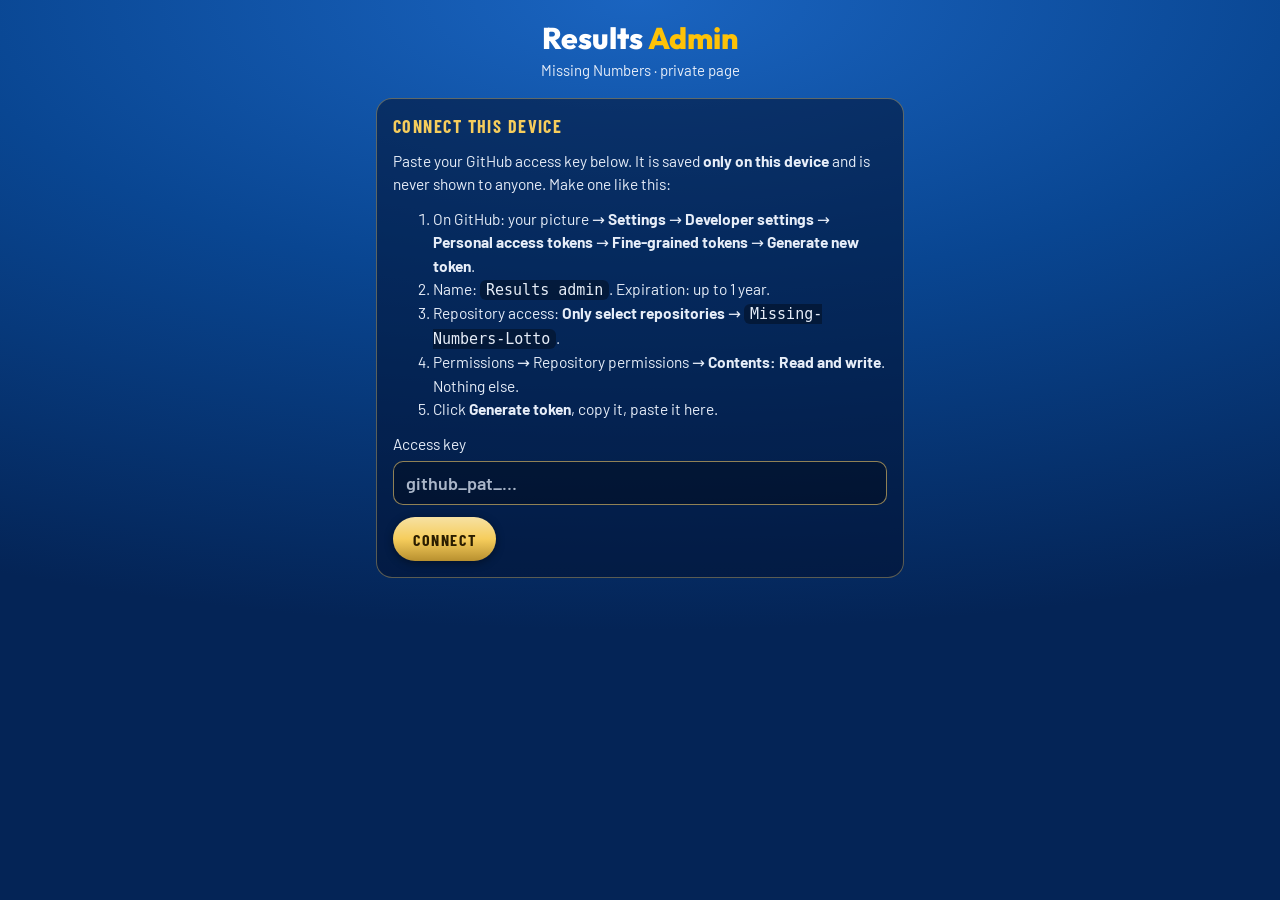
<file: admin.html>
<!doctype html>
<html lang="en">
<head>
<meta charset="utf-8">
<meta name="viewport" content="width=device-width,initial-scale=1,viewport-fit=cover">
<meta name="robots" content="noindex,nofollow">
<meta name="theme-color" content="#094692">
<title>Results Admin</title>
<style id="antiFrame">html{display:none}</style>
<script src="admin-frame.js?v=1"></script>
<link rel="preconnect" href="https://fonts.googleapis.com">
<link rel="stylesheet" href="https://fonts.googleapis.com/css2?family=Barlow:wght@400;500;600;700&family=Barlow+Condensed:wght@600;700;800&family=Outfit:wght@800&display=swap">
<style>
:root{--bg:#042456;--panel:rgba(2,18,48,.55);--line:rgba(233,196,106,.38);--gold:#f6cd5c;--gold-hi:#f6e1a3;--gold-deep:#b8902f;--yellow:#fec207;--cream:#f7f0dc;--muted:#e6edf8;--ok:#3ddc84;--err:#ff7a7a;color-scheme:dark}
*{box-sizing:border-box}
body{margin:0;min-height:100vh;background:radial-gradient(ellipse 120% 70% at 50% 0%,#1a64c0,#094692 45%,#042456) fixed,var(--bg);color:var(--cream);font:16px/1.5 Barlow,system-ui,sans-serif}
.wrap{max-width:560px;margin:0 auto;padding-block:20px 60px;padding-left:max(16px,env(safe-area-inset-left,0px));padding-right:max(16px,env(safe-area-inset-right,0px));display:flex;flex-direction:column;gap:16px}
header{text-align:center}
header small{display:block;font:700 14px "Barlow Condensed",sans-serif;letter-spacing:.3em;text-transform:uppercase;color:var(--muted)}
header h1{margin:2px 0 0;font:800 30px/1.1 Outfit,Barlow,sans-serif;color:#fff}
header h1 em{font-style:normal;color:var(--yellow)}
.panel{background:var(--panel);border:1px solid var(--line);border-radius:16px;padding:16px;display:flex;flex-direction:column;gap:12px}
h2{margin:0;font:700 16px "Barlow Condensed",sans-serif;letter-spacing:.16em;text-transform:uppercase;color:var(--gold)}
label{font-size:15.5px;color:var(--muted);display:flex;flex-direction:column;gap:6px}
input,select{font:600 18px Barlow,sans-serif;color:var(--cream);background:rgba(0,0,0,.3);border:1px solid var(--line);border-radius:10px;padding:10px 12px;width:100%;min-width:0}
input:focus,select:focus{outline:2px solid var(--gold);outline-offset:1px}
.btn{font:700 16px "Barlow Condensed",sans-serif;letter-spacing:.1em;text-transform:uppercase;border:0;border-radius:999px;padding:11px 20px;cursor:pointer;color:#2a1d00;background:linear-gradient(180deg,var(--gold-hi),var(--gold) 50%,var(--gold-deep));box-shadow:0 2px 8px rgba(0,0,0,.4)}
.btn.ghost{background:none;color:var(--gold);border:1px solid var(--gold);box-shadow:none}
.btn:disabled{opacity:.5;cursor:not-allowed}
.row{display:flex;gap:10px;flex-wrap:wrap;align-items:center}
.tabs{display:grid;grid-template-columns:repeat(4,1fr);gap:6px}
.tabs button{font:700 15px "Barlow Condensed",sans-serif;letter-spacing:.06em;text-transform:uppercase;padding:10px 4px;border-radius:10px;border:1px solid var(--line);background:rgba(0,0,0,.2);color:var(--muted);cursor:pointer}
.tabs button[aria-pressed="true"]{color:#fff;border-color:var(--gc);background:var(--gc2);box-shadow:0 0 10px var(--gc)}
.balls{display:flex;flex-wrap:wrap;gap:8px;align-items:center;min-height:52px}
.ball{width:46px;height:46px;border-radius:50%;display:grid;place-items:center;background:radial-gradient(circle at 34% 30%,var(--b1),var(--b2) 45%,var(--b3));box-shadow:0 3px 6px rgba(0,0,0,.4)}
.ball i{font-style:normal;width:62%;aspect-ratio:1;border-radius:50%;background:#fff;display:grid;place-items:center;font:700 16px Barlow,sans-serif;color:#1b1b1b}
.ball.blank{opacity:.35}
.letter{width:40px;height:46px;border-radius:8px;border:2px solid var(--gold);display:grid;place-items:center;font:800 20px Barlow,sans-serif}
.prize{display:flex;gap:6px;align-items:center}.prize span{width:60px;font-size:15px;color:var(--muted)}
.msg{font-size:16px;padding:10px 12px;border-radius:10px;display:none}
.msg.ok{display:block;background:rgba(61,220,132,.12);border:1px solid var(--ok);color:#b8ffd6}
.msg.err{display:block;background:rgba(255,122,122,.12);border:1px solid var(--err);color:#ffd0d0}
.msg.info{display:block;background:rgba(254,194,7,.1);border:1px solid var(--line);color:var(--cream)}
.confirm{display:none;flex-direction:column;gap:10px;padding:12px;border-radius:12px;border:1px solid var(--yellow);background:rgba(254,194,7,.08)}
.confirm.show{display:flex}
.list{display:flex;flex-direction:column;gap:6px}
.item{display:flex;justify-content:space-between;align-items:center;gap:10px;padding:8px 10px;border-radius:10px;background:rgba(0,0,0,.2);font-size:14.5px}
.item b{color:#fff}.item small{color:var(--muted)}
.item button{font:600 15px Barlow,sans-serif;background:none;border:1px solid var(--line);color:var(--muted);border-radius:999px;padding:4px 10px;cursor:pointer}
.help{font-size:15.5px;color:var(--muted);margin:0}
.sep{border:0;border-top:1px solid var(--line);margin:4px 0;width:100%}
.filebtn{display:inline-flex;align-items:center}
#restoreFile{position:absolute;width:1px;height:1px;opacity:0}
.plan{display:flex;flex-direction:column;gap:10px;padding:12px;border-radius:12px;border:1px solid var(--yellow);background:rgba(254,194,7,.08)}
.plan ul{margin:6px 0 0;padding-left:20px;font-size:14.5px}
.opt{flex-direction:row;align-items:flex-start;gap:10px;color:var(--cream);font-size:14.5px}
.opt input{width:auto;margin-top:4px}
.warn{color:#ffd27a}
.bbnsum{display:flex;flex-wrap:wrap;gap:8px}
.chip{display:inline-block;padding:3px 10px;border-radius:999px;font-size:15px;font-weight:600;border:1px solid var(--line)}
.chip.match{background:rgba(70,200,120,.18);border-color:rgba(70,200,120,.6)}
.chip.differs{background:rgba(255,90,90,.18);border-color:rgba(255,90,90,.7)}
.chip.only-bbn{background:rgba(254,194,7,.16);border-color:rgba(254,194,7,.6)}
.chip.unreadable,.chip.invalid{background:rgba(255,255,255,.08)}
.item .bbnrow{display:flex;flex-direction:column;gap:3px}
.item small{color:var(--muted)}
.list.all{max-height:420px;overflow:auto;padding-right:2px}
.item.skip{opacity:.7}
.item .auto{color:var(--muted)}
.help a{color:var(--yellow)}
.help ol{margin:6px 0 0;padding-left:20px}
code{background:rgba(0,0,0,.35);padding:1px 6px;border-radius:6px;font-size:15px}
[hidden]{display:none!important}
body[data-g="boledo"]{--b1:#fff3a8;--b2:#f7c600;--b3:#c98f00;--gc:rgba(247,198,0,.6);--gc2:rgba(247,198,0,.25)}
body[data-g="lottery"]{--b1:#ff9b9b;--b2:#d63c3c;--b3:#8f1717;--gc:rgba(214,60,60,.6);--gc2:rgba(214,60,60,.25)}
body[data-g="fantasy5"]{--b1:#8fe6b0;--b2:#1c9a50;--b3:#0c5a2c;--gc:rgba(28,154,80,.6);--gc2:rgba(28,154,80,.25)}
body[data-g="pick3"]{--b1:#cdb0ff;--b2:#7a45d6;--b3:#45208f;--gc:rgba(122,69,214,.6);--gc2:rgba(122,69,214,.25)}

/* readability (Nov 19, 2026): brighter text colours, small text raised */

/* Needs attention (Nov 20, 2026): red = act now (same red as the app's "Waiting for results"), gold = heads-up */
.attn{border:2px solid #ff7a7a;background:linear-gradient(160deg,rgba(214,60,60,.26),rgba(214,60,60,.10)),var(--panel)}
.attn.calm{border:2px solid rgba(254,194,7,.7);background:linear-gradient(160deg,rgba(254,194,7,.14),rgba(254,194,7,.04)),var(--panel)}
.attn.clear{border:1px solid var(--ok);background:rgba(61,220,132,.10)}
.attn h2{display:flex;align-items:center;gap:8px}
.attn h2 .count{font:800 15px Barlow,sans-serif;letter-spacing:0;background:#d63c3c;color:#fff;border-radius:999px;padding:1px 10px}
.attn.calm h2 .count{background:var(--gold);color:#2a1d00}
.attn.clear h2{color:#b8ffd6}
.attn:not(.calm):not(.clear) h2{color:#ffb3b3}
.attn .sub{font:700 14px "Barlow Condensed",sans-serif;letter-spacing:.14em;text-transform:uppercase;color:var(--muted);margin:4px 0 -4px}
.item.red{background:rgba(214,60,60,.18);border:1px solid #ff7a7a}
.item.gold{background:rgba(254,194,7,.10);border:1px solid rgba(254,194,7,.6)}
.item .stack{display:flex;flex-direction:column;gap:2px;min-width:0}
.item .why{font-size:14.5px;color:var(--cream)}
.item.red b.tag{color:#ffb3b3}
.item.gold b.tag{color:#ffd27a}
.item .btns{display:flex;gap:6px;flex-wrap:wrap;justify-content:flex-end;flex-shrink:0}
.item .btns button.go{background:linear-gradient(180deg,var(--gold-hi),var(--gold));color:#2a1d00;border:0;font-weight:700}
.item.red .btns button.go{background:#ff7a7a;color:#2a0505}
.hol-form{display:grid;grid-template-columns:1fr 1fr;gap:8px}
.hol-form label{font-size:14.5px}
.hol-form .wide{grid-column:1/-1}
.item.hol .stack span:first-child b{color:var(--gold)}
.item.past{opacity:.6}
.attn .foot{display:flex;justify-content:space-between;align-items:center;gap:10px;flex-wrap:wrap}
@media (max-width:420px){.attn .item.red,.attn .item.gold{flex-direction:column;align-items:stretch}.attn .item .btns{justify-content:flex-start}}

/* ---------- design pass (Nov 2026): focus, tap targets, readable faded states, folding ---------- */
/* keyboard focus is always visible; a dark ring separates it from the gold buttons */
button:focus-visible,a:focus-visible,summary:focus-visible,label.filebtn:focus-within{outline:2px solid var(--gold-hi);outline-offset:2px;box-shadow:0 0 0 4px #042456}
/* fields and controls: borders that pass 3:1, readable hints */
input,select,.item button,.tabs button{border-color:rgba(233,196,106,.62)}
input::placeholder{color:#aab6c9;opacity:1}
/* thumb-sized buttons for posting in a hurry */
.btn{min-height:44px}
.item button{min-height:44px;padding:10px 14px;font-size:15px}
.item .btns{gap:10px}
.tabs button{min-height:48px;font-size:14px;letter-spacing:.02em}
/* selected game tab: a solid tint and ring instead of a glow */
.tabs button[aria-pressed="true"]{box-shadow:inset 0 0 0 1px var(--gc),0 2px 8px rgba(0,0,0,.35)}
/* past and skipped rows stay readable: quieter colour, not transparency */
.item.past,.item.skip{opacity:1}
.item.past b,.item.past .why,.item.past span,.item.skip b,.item.skip span{color:#c9d4e6}
.ball.blank{opacity:1;filter:grayscale(1) brightness(.75)}
.item small{font-size:13px}
/* restore: real radio buttons and a one-line confirm label */
.opt input{width:22px;height:22px;padding:0;flex:none;accent-color:var(--gold)}
#replaceWrap span{display:block}
/* rarely used sections fold behind their heading */
details.fold>summary{list-style:none;display:flex;align-items:center;justify-content:space-between;gap:10px;min-height:44px;cursor:pointer}
details.fold>summary::-webkit-details-marker,details.fold-help>summary::-webkit-details-marker{display:none}
details.fold>summary::after{content:"";width:10px;height:10px;border-right:2px solid var(--gold);border-bottom:2px solid var(--gold);transform:rotate(45deg);margin:-4px 6px 0 0;transition:transform .15s}
details.fold[open]>summary::after{transform:rotate(-135deg);margin-top:4px}
details.fold .fold-body{display:flex;flex-direction:column;gap:12px;margin-top:12px}
details.fold-help>summary{list-style:none;cursor:pointer;color:var(--yellow);font-size:15.5px;text-decoration:underline;text-underline-offset:3px;min-height:44px;display:inline-flex;align-items:center}
details.fold-help p{margin-top:8px}
@media (prefers-reduced-motion:reduce){details.fold>summary::after{transition:none}}
#allFold h2 .count{font:700 14px Barlow,sans-serif;letter-spacing:0;text-transform:none;color:var(--gold);border:1px solid rgba(233,196,106,.62);border-radius:999px;padding:1px 9px;vertical-align:2px}
#allFold h2 .count:empty{display:none}
@media (max-width:700px){.list.all{max-height:none;overflow:visible}}
@media (max-width:420px){.hol-form{grid-template-columns:1fr}}

/* ---------- readability pass (24 Nov 2026) ----------
   Roles: page title 30 · section heading 18 · row heading 17 · body 16 · secondary 15 (never smaller).
   Section headings keep the gold condensed caps but with less letter-spacing, so words read as words. */
header .sub-title{margin:4px 0 0;font-size:15px;color:var(--muted)}
h2{font-size:18px;letter-spacing:.08em}
.attn .sub{font-size:15px;letter-spacing:.08em}
.item{font-size:16px;line-height:1.45;padding:12px 14px}
.item small{font-size:15px;color:#d3ddec;line-height:1.4}
.item .why{font-size:15.5px}
.plan ul,.opt,.hol-form label{font-size:15.5px}
.tabs button{font-size:15px}
.item .bbnrow{gap:6px}
.item .bbnrow .head{font-size:17px}
.item .bbnrow .nums b{font-variant-numeric:tabular-nums;letter-spacing:.04em}
.item.mine{border:1px dashed rgba(233,196,106,.6)}
.chip{font-size:15px;padding:4px 12px}
.chip.admin{background:rgba(120,170,255,.18);border-color:rgba(150,190,255,.7)}
.speed{margin:0;padding-left:20px;font-size:15.5px;color:var(--cream);display:flex;flex-direction:column;gap:4px}
.speed:empty{display:none}
.speed b{color:#fff}
h3.week{margin:10px 0 2px;font:700 15px Barlow,sans-serif;letter-spacing:.02em;color:var(--gold-hi);padding-bottom:6px;border-bottom:1px solid var(--line)}
h3.week:first-child{margin-top:0}
::selection{background:rgba(246,205,92,.35);color:#fff}
</style>
</head>
<body data-g="boledo">
<div class="wrap">
  <header><h1>Results <em>Admin</em></h1><p class="sub-title">Missing Numbers · private page</p></header>

  <!-- step 1: connect (only once per device) -->
  <section class="panel" id="connect" hidden>
    <h2>Connect this device</h2>
    <p class="help">Paste your GitHub access key below. It is saved <b>only on this device</b> and is never shown to anyone. Make one like this:</p>
    <ol class="help">
      <li>On GitHub: your picture → <b>Settings</b> → <b>Developer settings</b> → <b>Personal access tokens</b> → <b>Fine-grained tokens</b> → <b>Generate new token</b>.</li>
      <li>Name: <code>Results admin</code>. Expiration: up to 1 year.</li>
      <li>Repository access: <b>Only select repositories</b> → <code>Missing-Numbers-Lotto</code>.</li>
      <li>Permissions → Repository permissions → <b>Contents: Read and write</b>. Nothing else.</li>
      <li>Click <b>Generate token</b>, copy it, paste it here.</li>
    </ol>
    <label>Access key<input type="password" id="token" autocomplete="off" spellcheck="false" placeholder="github_pat_…"></label>
    <div class="row"><button class="btn" id="saveToken">Connect</button></div>
    <div class="msg" id="connMsg" role="status"></div>
  </section>

  <!-- Needs attention: waiting results and anything else that needs the admin (Nov 20, 2026) -->
  <section class="panel attn clear" id="attnBox" hidden>
    <h2 id="attnTitle" aria-live="polite">All results are in</h2>
    <div class="list" id="attnList"></div>
    <div class="foot"><span class="help" id="attnWhen"></span><button class="btn ghost" id="attnRefresh">Refresh</button></div>
  </section>

  <!-- step 2: enter a result -->
  <section class="panel" id="entry" hidden>
    <h2>Post a result</h2>
    <div class="tabs" role="group" aria-label="Game">
      <button data-g="boledo" aria-pressed="true">Boledo</button>
      <button data-g="lottery" aria-pressed="false">Jackpot</button>
      <button data-g="fantasy5" aria-pressed="false">Fantasy 5</button>
      <button data-g="pick3" aria-pressed="false">Pick 3</button>
    </div>
    <label>Draw date<input type="date" id="date"></label>
    <label><span id="numsLbl">Winning number</span><input id="nums" autocomplete="off" inputmode="numeric" placeholder="41"></label>
    <div class="balls" id="preview" aria-live="polite"></div>
    <div class="row"><button class="btn" id="review">Review</button><span class="help" id="sched"></span></div>
    <div class="confirm" id="confirm">
      <div id="confirmText"></div>
      <div class="row"><button class="btn" id="publish">Publish to everyone</button><button class="btn ghost" id="cancel">Change</button></div>
    </div>
    <div class="msg" id="msg" role="status"></div>
  </section>

  <!-- recent -->
  <section class="panel" id="bbnBox" hidden>
    <h2>BBN &amp; Love FM (Facebook)</h2>
    <details class="fold-help"><summary>How BBN and Love FM work</summary>
    <p class="help">Results read from BBN Belize's Facebook posts. A good result for a draw the site doesn't have yet is <b>added to the site automatically</b> within about a minute. It never replaces a result already on the site: anything that doesn't fit stays here with "Add to site", and disagreements show in red at the top. Love FM's Facebook text posts are a second source for <b>Boledo only</b>, with the same rules; their rows say "Love FM".</p>
    </details>
    <div class="bbnsum" id="bbnSum"></div>
    <ul class="speed" id="bbnSpeed"></ul>
    <div class="row"><button class="btn ghost" id="bbnRefresh">Refresh</button></div>
    <div class="list" id="bbnList"></div>
    <div class="row"><button class="btn ghost" id="bbnMore" hidden>Show earlier week</button></div>
    <div class="msg" id="bbnMsg" role="status"></div>
  </section>

  <section class="panel" id="recentBox" hidden>
    <h2>Last 7 days on the site</h2>
    <div class="list" id="recent"></div>
    <p class="help">Results posted here reach phones within about 1 to 10 minutes (GitHub keeps the file cached for up to 10 minutes). A result you post is never replaced by BBN or Love FM.</p>
  </section>

  <section class="panel" id="holBox" hidden>
    <details class="fold"><summary><h2>Public holidays</h2></summary>
    <div class="fold-body">
    <p class="help">No Boledo, Pick 3 or Fantasy 5 draw on these days. Members see the greeting in the app ("No draw today · Happy Independence Day! 🇧🇿"), and the results jobs save "no draw" automatically. Use the dates the government <b>observes</b> (some holidays move to a Monday). The yearly list is on <a href="https://www.pressoffice.gov.bz/" target="_blank" rel="noopener">pressoffice.gov.bz</a>.</p>
    <div class="list" id="holList"></div>
    <hr class="sep">
    <h2 id="holFormTitle">Add a holiday</h2>
    <div class="hol-form">
      <label>Date<input type="date" id="holDate"></label>
      <label>Name<input id="holName" maxlength="60" placeholder="Garifuna Settlement Day"></label>
      <label class="wide">Greeting members see<input id="holGreet" maxlength="80" placeholder="Happy Garifuna Settlement Day! 🪘"></label>
    </div>
    <div class="row"><button class="btn" id="holSave">Add holiday</button><button class="btn ghost" id="holCancel" hidden>Cancel</button></div>
    <div class="msg" id="holMsg" role="status"></div>
    </div></details>
  </section>

  <section class="panel" id="allBox" hidden>
    <details class="fold" id="allFold"><summary><h2>All past results · <span id="allGame">Boledo</span> <span class="count" id="allCount"></span></h2></summary>
    <div class="fold-body">
    <p class="help">Every result on the site for the game picked above, newest first, 10 at a time. Remove takes it off the site for everyone.</p>
    <div class="list all" id="all"></div>
    <div class="row"><button class="btn ghost" id="allMore" hidden>Show 10 more</button><button class="btn ghost" id="allLess" hidden>Show fewer</button></div>
    <p class="help" id="allShowing" role="status"></p>
    </div></details>
  </section>

  <section class="panel" id="backupBox" hidden>
    <details class="fold"><summary><h2>Backups &amp; restore</h2></summary>
    <div class="fold-body">
    <p class="help">Download everything that is on the site. Keep a backup somewhere safe (email it to yourself, or save it to a USB stick).</p>
    <div class="row"><button class="btn" id="dlJson">Save a backup (.json)</button><button class="btn ghost" id="dlCsv">Download spreadsheet (.csv)</button></div>
    <div class="msg" id="dlMsg" role="status"></div>
    <hr class="sep">
    <h2>Restore a backup</h2>
    <p class="help">Choose a backup file. Nothing changes on the site until you check what it will do and press Restore.</p>
    <div class="row"><label class="btn ghost filebtn" for="restoreFile">Choose a backup file</label><input type="file" id="restoreFile" accept="application/json,.json"></div>
    <div class="plan" id="restorePlan" hidden>
      <div id="planText"></div>
      <label class="opt"><input type="radio" name="rmode" value="merge" checked> <span><b>Add only what is missing</b> (safe). Results already on the site are never changed or removed.</span></label>
      <label class="opt"><input type="radio" name="rmode" value="replace"> <span><b>Replace everything on the site</b> with this backup. Results not in the backup are removed.</span></label>
      <label id="replaceWrap" hidden><span>Type <b>REPLACE</b> to confirm</span><input id="replaceWord" autocomplete="off" spellcheck="false" placeholder="REPLACE"></label>
      <p class="help">Before anything changes, a safety copy of what is on the site now is saved to this device, and you can press Undo right after.</p>
      <div class="row"><button class="btn" id="restoreGo" disabled>Restore</button><button class="btn ghost" id="restoreCancel">Cancel</button></div>
    </div>
    <div class="msg" id="restoreMsg" role="status"></div>
    <div class="row" id="undoRow" hidden><button class="btn ghost" id="undoRestore">Undo the restore</button></div>
    </div></details>
  </section>

  <section class="panel" id="deviceBox" hidden>
    <details class="fold"><summary><h2>This device</h2></summary>
    <div class="fold-body">
    <label id="expWrap">This key expires on <small>(GitHub shows the date when you make the key. You'll get a warning 30 days before.)</small><input type="date" id="keyExp"></label>
    <div class="row"><button class="btn ghost" id="forget">Disconnect this device</button></div>
    <p class="help">Lost this phone? On GitHub go to Settings → Developer settings → Fine-grained tokens and delete <code>Results admin</code>. The key stops working at once.</p>
    </div></details>
  </section>
</div>

<script src="admin.js?v=8"></script>

</body>
</html>
</file>
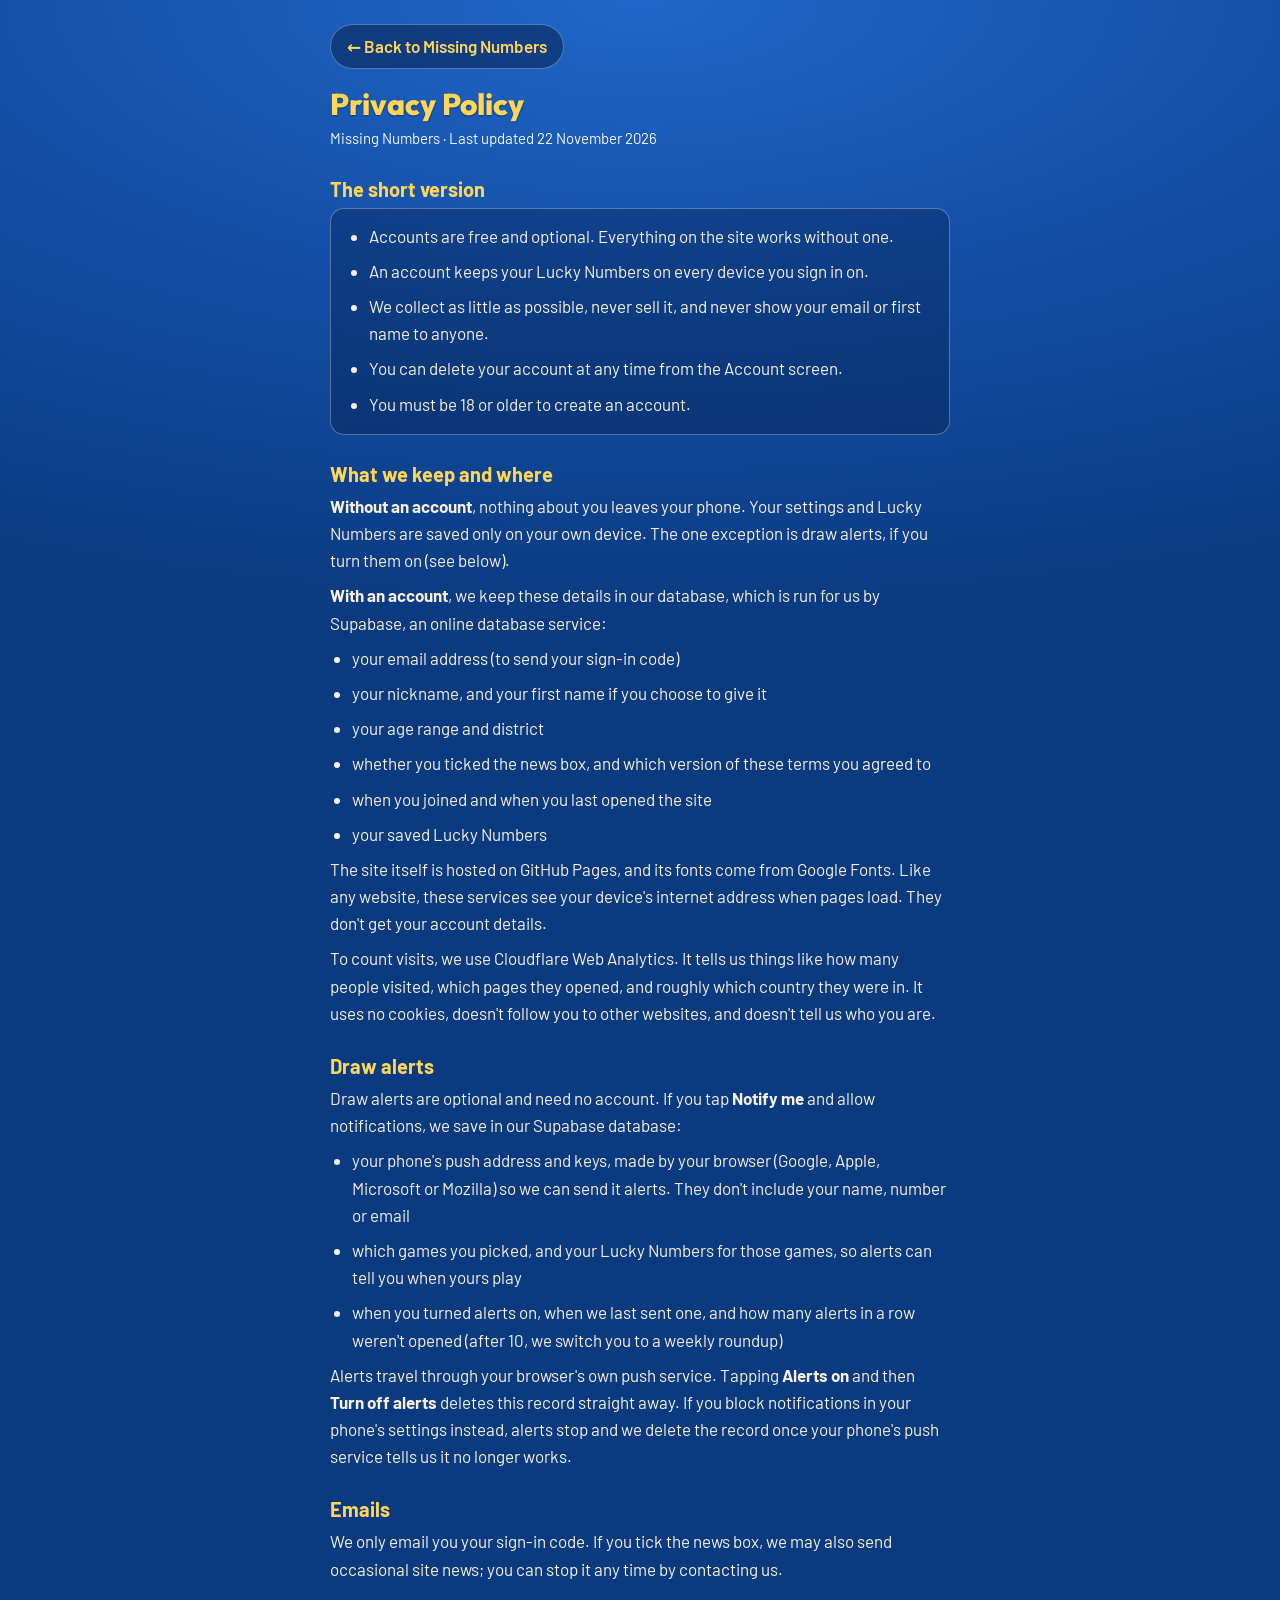
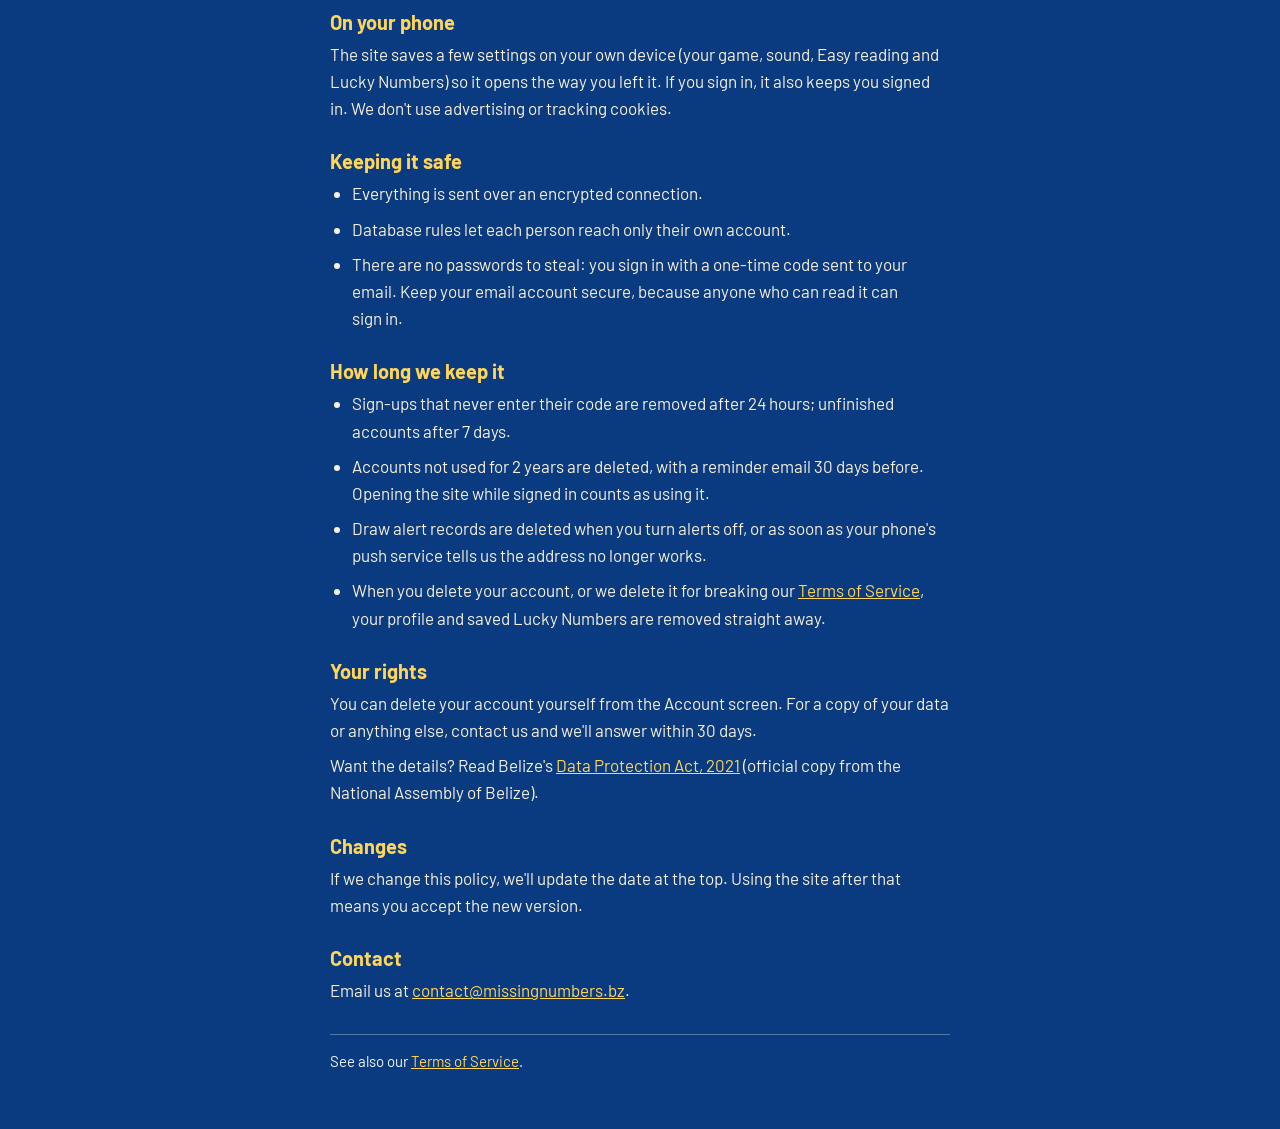
<file: privacy.html>
<!doctype html>
<html lang="en">
<head>
<meta charset="utf-8">
<meta name="viewport" content="width=device-width,initial-scale=1,viewport-fit=cover">
<meta name="theme-color" content="#094692">
<meta name="description" content="How Missing Numbers handles your data: free optional accounts, draw alerts, and what we keep.">
<link rel="canonical" href="https://missingnumbers.bz/privacy.html">
<link rel="icon" href="favicon.ico" sizes="any">
<title>Privacy Policy · Missing Numbers</title>
<link rel="stylesheet" href="https://fonts.googleapis.com/css2?family=Outfit:wght@800&family=Barlow:wght@400;600;700&display=swap">
<style>
:root{--felt:#144fa6;--felt-deep:#0a3a80;--felt-hi:#1f67c9;--panel:rgba(3,20,58,.30);--gold:#ffd659;--cream:#f7f0dc;--muted:#f1f5fc;--line:rgba(255,255,255,.30);color-scheme:dark}
*{box-sizing:border-box}
html{-webkit-text-size-adjust:100%}
body{margin:0;font:17px/1.6 Barlow,system-ui,sans-serif;color:var(--cream);background:radial-gradient(120% 70% at 50% 0%,var(--felt-hi) 0%,var(--felt) 45%,var(--felt-deep) 100%) fixed,var(--felt-deep);padding:24px max(16px,env(safe-area-inset-left)) 48px max(16px,env(safe-area-inset-right))}
main{max-width:680px;margin:0 auto}
.back{display:inline-block;margin:0 0 18px;font-weight:600;color:var(--gold);text-decoration:none}
h1{font:800 30px/1.15 Outfit,Barlow,sans-serif;color:var(--gold);margin:0 0 4px;text-shadow:0 1px 2px rgba(0,0,0,.4)}
h2{font:700 20px/1.3 Barlow,sans-serif;color:var(--gold);margin:26px 0 6px}
p,li{margin:0 0 8px}ul{padding-left:22px;margin:0}
.meta{color:var(--muted);font-size:15px;margin:0 0 16px}
.draft{background:#7a1f1f;border-radius:10px;padding:10px 12px;font-size:15px;margin:0 0 6px}
.box{background:var(--panel);border:1px solid var(--line);border-radius:14px;padding:14px 16px 8px}
a{color:var(--gold)}
.foot{margin-top:30px;padding-top:14px;border-top:1px dashed var(--line);font-size:15px;color:var(--muted)}
/* design pass (Nov 2026): readable back link with a thumb-sized target, visible focus, comfortable line length */
main{max-width:620px}
p,li{text-wrap:pretty}
h1,h2{text-wrap:balance}
.back{display:inline-flex;align-items:center;gap:6px;min-height:44px;padding:8px 16px;border-radius:999px;background:rgba(3,20,58,.45);border:1px solid var(--line)}
a:focus-visible{outline:2px solid var(--gold);outline-offset:3px;border-radius:4px}
.back:focus-visible{border-radius:999px}
.foot{border-top-style:solid}
</style>
</head>
<body>
<main>
  <a class="back" href="./">← Back to Missing Numbers</a>
  <h1>Privacy Policy</h1>
  <p class="meta">Missing Numbers · Last updated 22 November 2026</p>

  <h2>The short version</h2>
  <div class="box"><ul>
    <li>Accounts are free and optional. Everything on the site works without one.</li>
    <li>An account keeps your Lucky Numbers on every device you sign in on.</li>
    <li>We collect as little as possible, never sell it, and never show your email or first name to anyone.</li>
    <li>You can delete your account at any time from the Account screen.</li>
    <li>You must be 18 or older to create an account.</li>
  </ul></div>

  <h2>What we keep and where</h2>
  <p><b>Without an account</b>, nothing about you leaves your phone. Your settings and Lucky Numbers are saved only on your own device. The one exception is draw alerts, if you turn them on (see below).</p>
  <p><b>With an account</b>, we keep these details in our database, which is run for us by Supabase, an online database service:</p>
  <ul>
    <li>your email address (to send your sign-in code)</li>
    <li>your nickname, and your first name if you choose to give it</li>
    <li>your age range and district</li>
    <li>whether you ticked the news box, and which version of these terms you agreed to</li>
    <li>when you joined and when you last opened the site</li>
    <li>your saved Lucky Numbers</li>
  </ul>
  <p>The site itself is hosted on GitHub Pages, and its fonts come from Google Fonts. Like any website, these services see your device's internet address when pages load. They don't get your account details.</p>
  <p>To count visits, we use Cloudflare Web Analytics. It tells us things like how many people visited, which pages they opened, and roughly which country they were in. It uses no cookies, doesn't follow you to other websites, and doesn't tell us who you are.</p>

  <h2>Draw alerts</h2>
  <p>Draw alerts are optional and need no account. If you tap <b>Notify me</b> and allow notifications, we save in our Supabase database:</p>
  <ul>
    <li>your phone's push address and keys, made by your browser (Google, Apple, Microsoft or Mozilla) so we can send it alerts. They don't include your name, number or email</li>
    <li>which games you picked, and your Lucky Numbers for those games, so alerts can tell you when yours play</li>
    <li>when you turned alerts on, when we last sent one, and how many alerts in a row weren't opened (after 10, we switch you to a weekly roundup)</li>
  </ul>
  <p>Alerts travel through your browser's own push service. Tapping <b>Alerts on</b> and then <b>Turn off alerts</b> deletes this record straight away. If you block notifications in your phone's settings instead, alerts stop and we delete the record once your phone's push service tells us it no longer works.</p>

  <h2>Emails</h2>
  <p>We only email you your sign-in code. If you tick the news box, we may also send occasional site news; you can stop it any time by contacting us.</p>

  <h2>On your phone</h2>
  <p>The site saves a few settings on your own device (your game, sound, Easy reading and Lucky Numbers) so it opens the way you left it. If you sign in, it also keeps you signed in. We don't use advertising or tracking cookies.</p>

  <h2>Keeping it safe</h2>
  <ul>
    <li>Everything is sent over an encrypted connection.</li>
    <li>Database rules let each person reach only their own account.</li>
    <li>There are no passwords to steal: you sign in with a one-time code sent to your email. Keep your email account secure, because anyone who can read it can sign in.</li>
  </ul>

  <h2>How long we keep it</h2>
  <ul>
    <li>Sign-ups that never enter their code are removed after 24 hours; unfinished accounts after 7 days.</li>
    <li>Accounts not used for 2 years are deleted, with a reminder email 30 days before. Opening the site while signed in counts as using it.</li>
    <li>Draw alert records are deleted when you turn alerts off, or as soon as your phone's push service tells us the address no longer works.</li>
    <li>When you delete your account, or we delete it for breaking our <a href="terms.html">Terms of Service</a>, your profile and saved Lucky Numbers are removed straight away.</li>
  </ul>

  <h2>Your rights</h2>
  <p>You can delete your account yourself from the Account screen. For a copy of your data or anything else, contact us and we'll answer within 30 days.</p>
  <p>Want the details? Read Belize's <a href="https://www.nationalassembly.gov.bz/wp-content/uploads/2021/12/Act-No-45-of-2021-Data-Protection-Act.pdf" target="_blank" rel="noopener">Data Protection Act, 2021</a> (official copy from the National Assembly of Belize).</p>

  <h2>Changes</h2>
  <p>If we change this policy, we'll update the date at the top. Using the site after that means you accept the new version.</p>

  <h2>Contact</h2>
  <p>Email us at <a href="mailto:contact@missingnumbers.bz">contact@missingnumbers.bz</a>.</p>

  <p class="foot">See also our <a href="terms.html">Terms of Service</a>.</p>
</main>
<!-- Cloudflare Web Analytics --><script type='module' src='https://static.cloudflareinsights.com/beacon.min.js' data-cf-beacon='{"token": "2d68bb40cc3649e2bfbaef4248ad0dd8"}'></script><!-- End Cloudflare Web Analytics -->
</body>
</html>
</file>
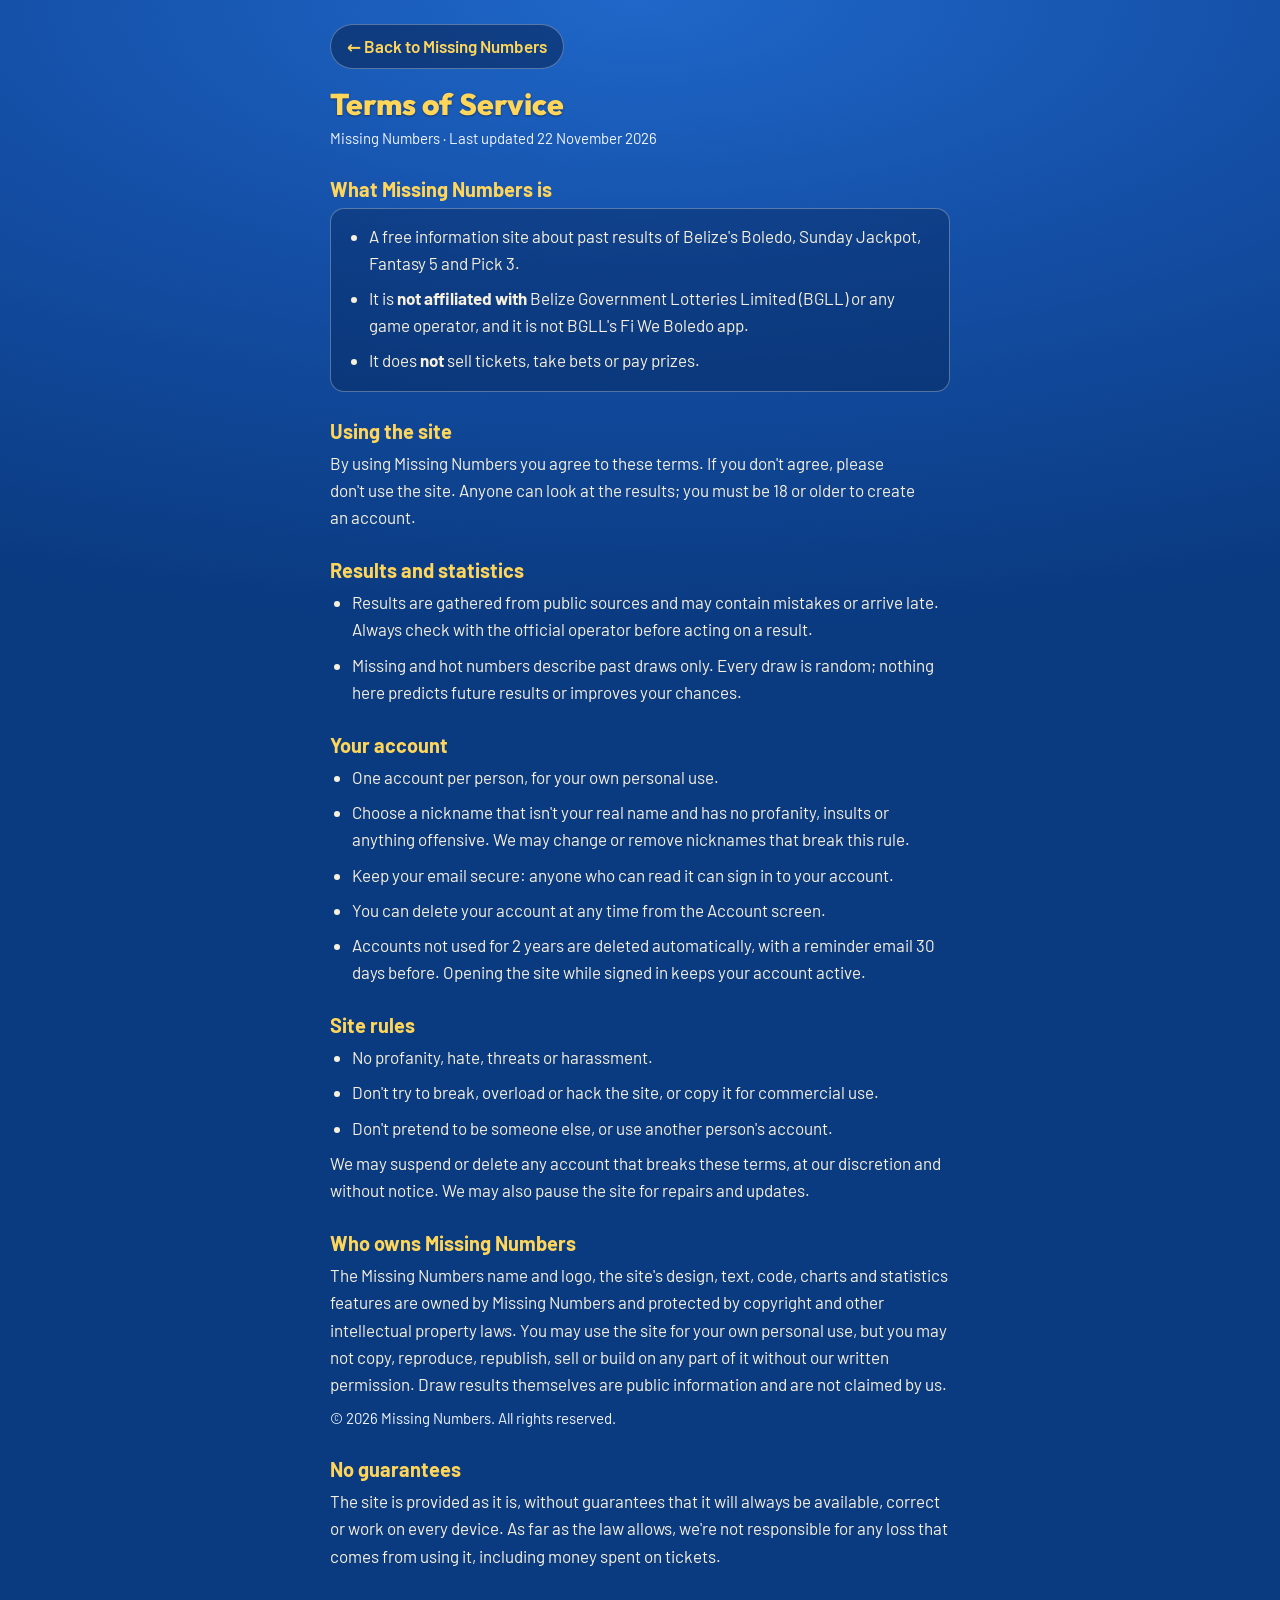
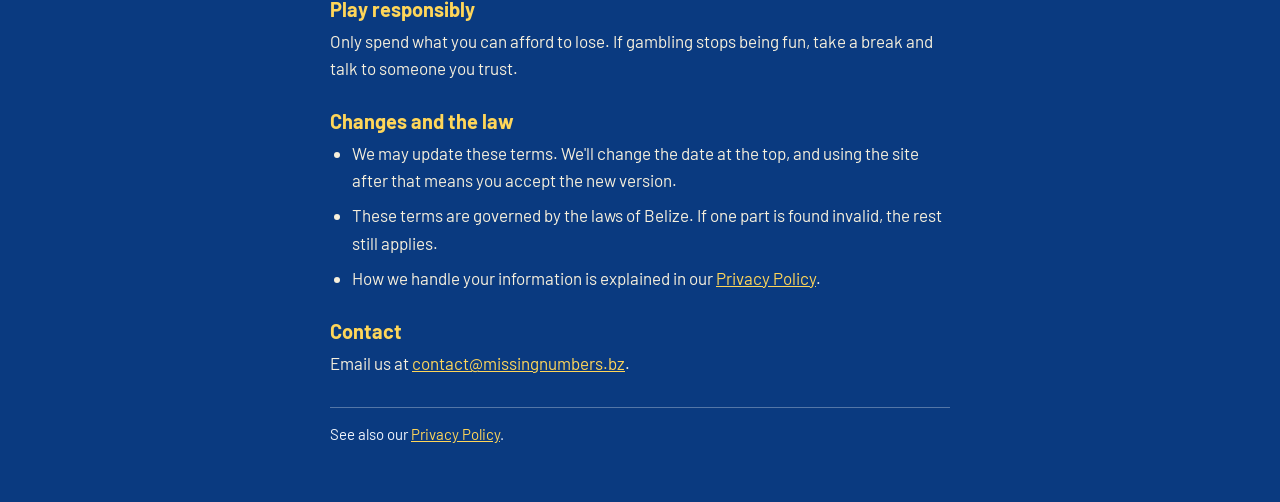
<file: terms.html>
<!doctype html>
<html lang="en">
<head>
<meta charset="utf-8">
<meta name="viewport" content="width=device-width,initial-scale=1,viewport-fit=cover">
<meta name="theme-color" content="#094692">
<meta name="description" content="The rules for using Missing Numbers, an independent Belize lottery results tracker.">
<link rel="canonical" href="https://missingnumbers.bz/terms.html">
<link rel="icon" href="favicon.ico" sizes="any">
<title>Terms of Service · Missing Numbers</title>
<link rel="stylesheet" href="https://fonts.googleapis.com/css2?family=Outfit:wght@800&family=Barlow:wght@400;600;700&display=swap">
<style>
:root{--felt:#144fa6;--felt-deep:#0a3a80;--felt-hi:#1f67c9;--panel:rgba(3,20,58,.30);--gold:#ffd659;--cream:#f7f0dc;--muted:#f1f5fc;--line:rgba(255,255,255,.30);color-scheme:dark}
*{box-sizing:border-box}
html{-webkit-text-size-adjust:100%}
body{margin:0;font:17px/1.6 Barlow,system-ui,sans-serif;color:var(--cream);background:radial-gradient(120% 70% at 50% 0%,var(--felt-hi) 0%,var(--felt) 45%,var(--felt-deep) 100%) fixed,var(--felt-deep);padding:24px max(16px,env(safe-area-inset-left)) 48px max(16px,env(safe-area-inset-right))}
main{max-width:680px;margin:0 auto}
.back{display:inline-block;margin:0 0 18px;font-weight:600;color:var(--gold);text-decoration:none}
h1{font:800 30px/1.15 Outfit,Barlow,sans-serif;color:var(--gold);margin:0 0 4px;text-shadow:0 1px 2px rgba(0,0,0,.4)}
h2{font:700 20px/1.3 Barlow,sans-serif;color:var(--gold);margin:26px 0 6px}
p,li{margin:0 0 8px}ul{padding-left:22px;margin:0}
.meta{color:var(--muted);font-size:15px;margin:0 0 16px}
.draft{background:#7a1f1f;border-radius:10px;padding:10px 12px;font-size:15px;margin:0 0 6px}
.box{background:var(--panel);border:1px solid var(--line);border-radius:14px;padding:14px 16px 8px}
a{color:var(--gold)}
.foot{margin-top:30px;padding-top:14px;border-top:1px dashed var(--line);font-size:15px;color:var(--muted)}
/* design pass (Nov 2026): readable back link with a thumb-sized target, visible focus, comfortable line length */
main{max-width:620px}
p,li{text-wrap:pretty}
h1,h2{text-wrap:balance}
.back{display:inline-flex;align-items:center;gap:6px;min-height:44px;padding:8px 16px;border-radius:999px;background:rgba(3,20,58,.45);border:1px solid var(--line)}
a:focus-visible{outline:2px solid var(--gold);outline-offset:3px;border-radius:4px}
.back:focus-visible{border-radius:999px}
.foot{border-top-style:solid}
</style>
</head>
<body>
<main>
  <a class="back" href="./">← Back to Missing Numbers</a>
  <h1>Terms of Service</h1>
  <p class="meta">Missing Numbers · Last updated 22 November 2026</p>

  <h2>What Missing Numbers is</h2>
  <div class="box"><ul>
    <li>A free information site about past results of Belize's Boledo, Sunday Jackpot, Fantasy 5 and Pick 3.</li>
    <li>It is <b>not affiliated with</b> Belize Government Lotteries Limited (BGLL) or any game operator, and it is not BGLL's Fi We Boledo app.</li>
    <li>It does <b>not</b> sell tickets, take bets or pay prizes.</li>
  </ul></div>

  <h2>Using the site</h2>
  <p>By using Missing Numbers you agree to these terms. If you don't agree, please don't use the site. Anyone can look at the results; you must be 18 or older to create an account.</p>

  <h2>Results and statistics</h2>
  <ul>
    <li>Results are gathered from public sources and may contain mistakes or arrive late. Always check with the official operator before acting on a result.</li>
    <li>Missing and hot numbers describe past draws only. Every draw is random; nothing here predicts future results or improves your chances.</li>
  </ul>

  <h2>Your account</h2>
  <ul>
    <li>One account per person, for your own personal use.</li>
    <li>Choose a nickname that isn't your real name and has no profanity, insults or anything offensive. We may change or remove nicknames that break this rule.</li>
    <li>Keep your email secure: anyone who can read it can sign in to your account.</li>
    <li>You can delete your account at any time from the Account screen.</li>
    <li>Accounts not used for 2 years are deleted automatically, with a reminder email 30 days before. Opening the site while signed in keeps your account active.</li>
  </ul>

  <h2>Site rules</h2>
  <ul>
    <li>No profanity, hate, threats or harassment.</li>
    <li>Don't try to break, overload or hack the site, or copy it for commercial use.</li>
    <li>Don't pretend to be someone else, or use another person's account.</li>
  </ul>
  <p>We may suspend or delete any account that breaks these terms, at our discretion and without notice. We may also pause the site for repairs and updates.</p>

  <h2>Who owns Missing Numbers</h2>
  <p>The Missing Numbers name and logo, the site's design, text, code, charts and statistics features are owned by Missing Numbers and protected by copyright and other intellectual property laws. You may use the site for your own personal use, but you may not copy, reproduce, republish, sell or build on any part of it without our written permission. Draw results themselves are public information and are not claimed by us.</p>
  <p class="meta">&copy; 2026 Missing Numbers. All rights reserved.</p>

  <h2>No guarantees</h2>
  <p>The site is provided as it is, without guarantees that it will always be available, correct or work on every device. As far as the law allows, we're not responsible for any loss that comes from using it, including money spent on tickets.</p>

  <h2>Play responsibly</h2>
  <p>Only spend what you can afford to lose. If gambling stops being fun, take a break and talk to someone you trust.</p>

  <h2>Changes and the law</h2>
  <ul>
    <li>We may update these terms. We'll change the date at the top, and using the site after that means you accept the new version.</li>
    <li>These terms are governed by the laws of Belize. If one part is found invalid, the rest still applies.</li>
    <li>How we handle your information is explained in our <a href="privacy.html">Privacy Policy</a>.</li>
  </ul>

  <h2>Contact</h2>
  <p>Email us at <a href="mailto:contact@missingnumbers.bz">contact@missingnumbers.bz</a>.</p>

  <p class="foot">See also our <a href="privacy.html">Privacy Policy</a>.</p>
</main>
<!-- Cloudflare Web Analytics --><script type='module' src='https://static.cloudflareinsights.com/beacon.min.js' data-cf-beacon='{"token": "2d68bb40cc3649e2bfbaef4248ad0dd8"}'></script><!-- End Cloudflare Web Analytics -->
</body>
</html>
</file>
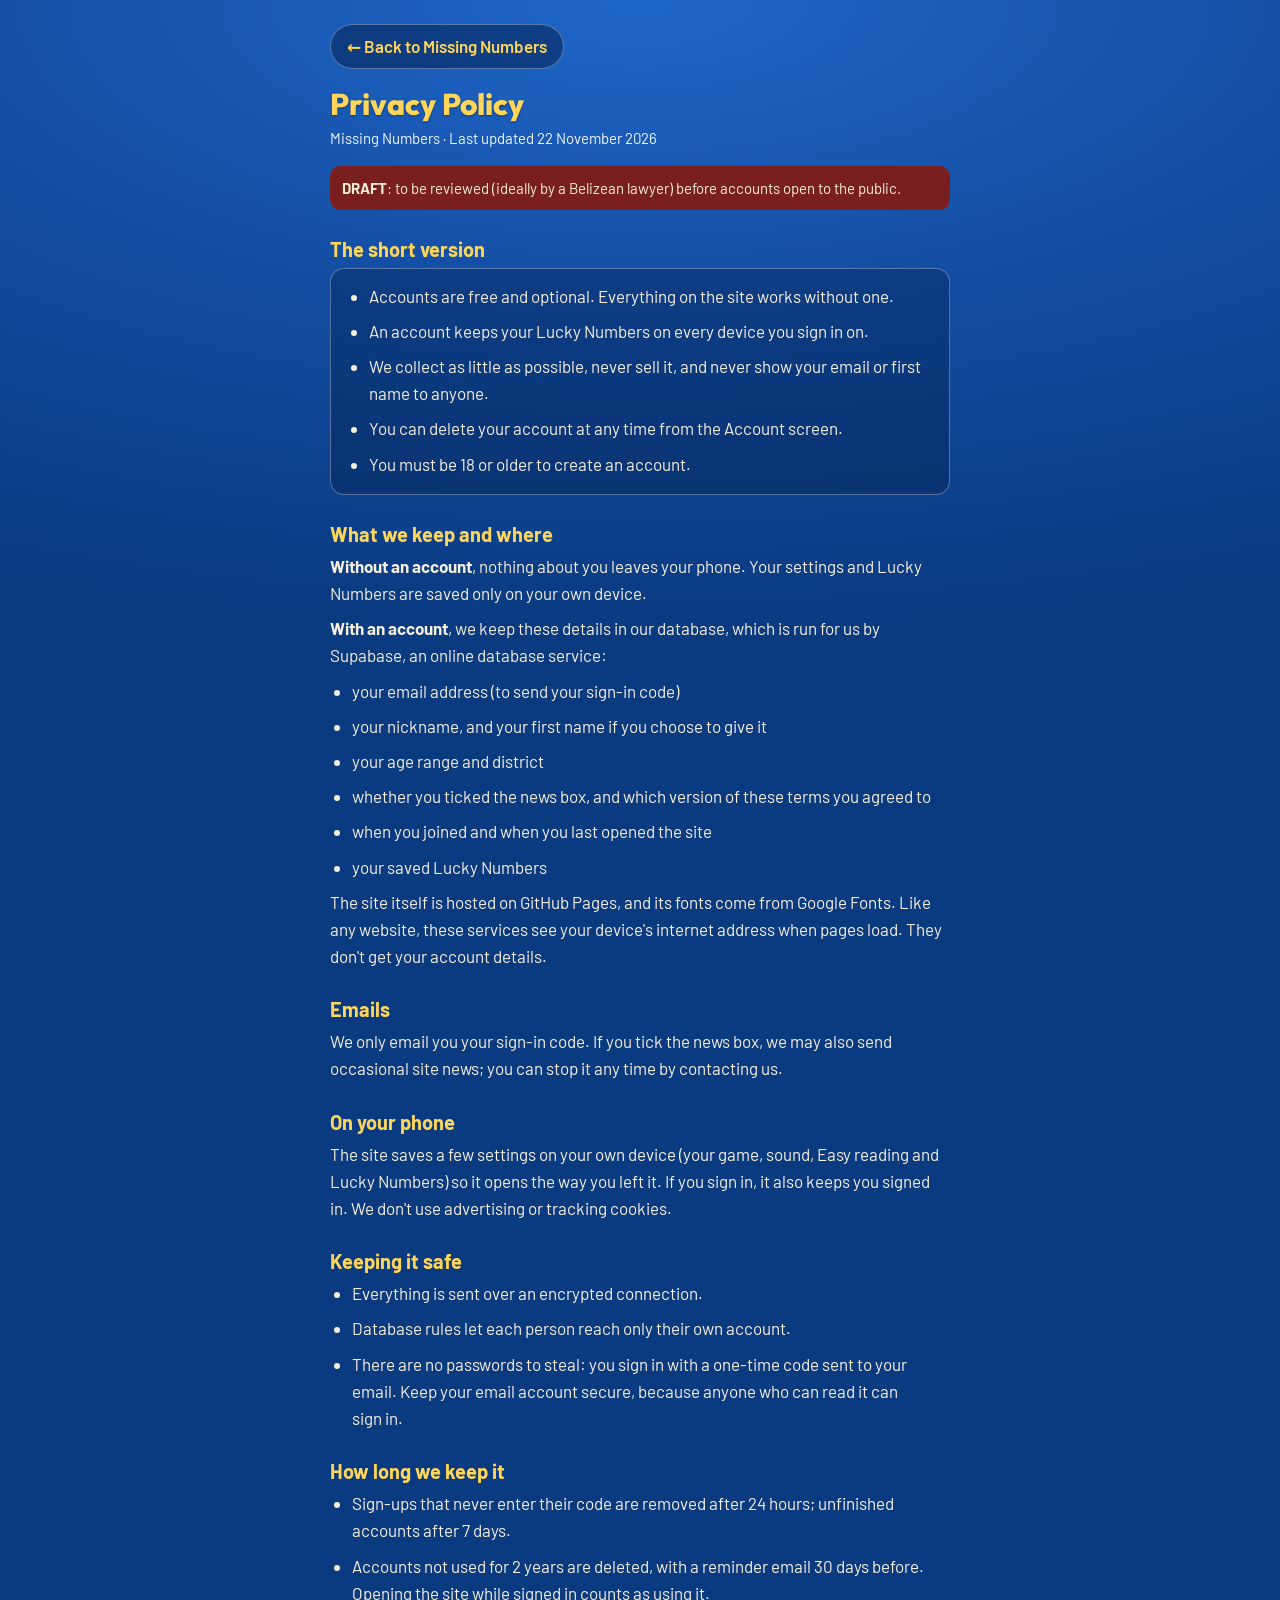
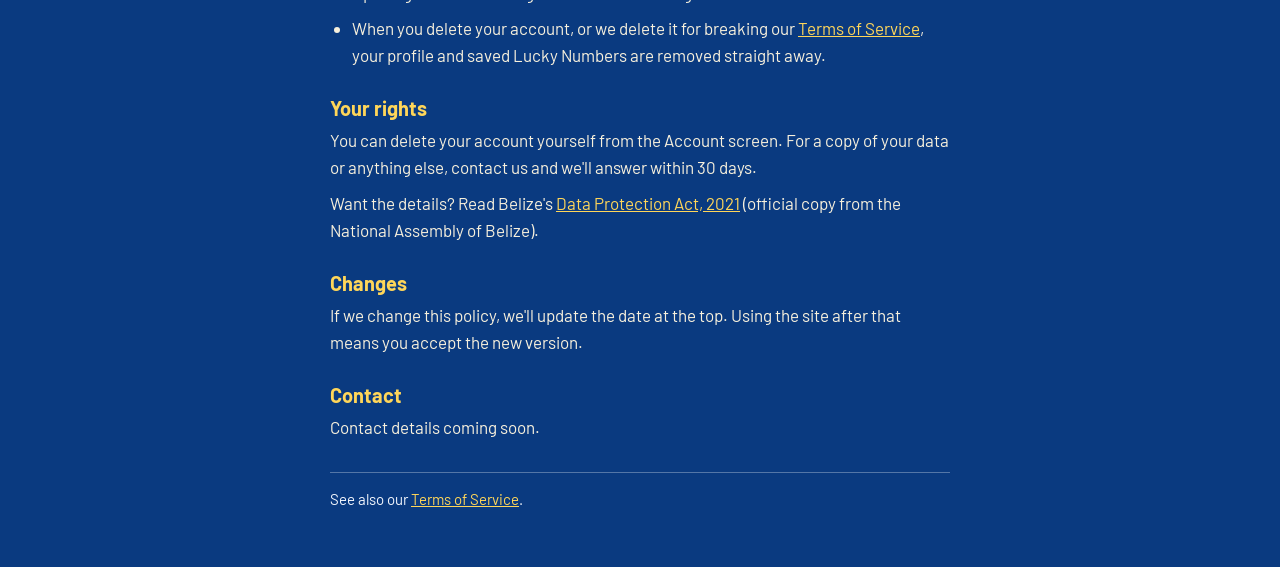
<file: preview/privacy.html>
<!doctype html>
<html lang="en">
<head>
<meta charset="utf-8">
<meta name="viewport" content="width=device-width,initial-scale=1,viewport-fit=cover">
<meta name="theme-color" content="#094692">
<title>Privacy Policy · Missing Numbers</title>
<link rel="stylesheet" href="https://fonts.googleapis.com/css2?family=Outfit:wght@800&family=Barlow:wght@400;600;700&display=swap">
<style>
:root{--felt:#144fa6;--felt-deep:#0a3a80;--felt-hi:#1f67c9;--panel:rgba(3,20,58,.30);--gold:#ffd659;--cream:#f7f0dc;--muted:#f1f5fc;--line:rgba(255,255,255,.30);color-scheme:dark}
*{box-sizing:border-box}
html{-webkit-text-size-adjust:100%}
body{margin:0;font:17px/1.6 Barlow,system-ui,sans-serif;color:var(--cream);background:radial-gradient(120% 70% at 50% 0%,var(--felt-hi) 0%,var(--felt) 45%,var(--felt-deep) 100%) fixed,var(--felt-deep);padding:24px max(16px,env(safe-area-inset-left)) 48px max(16px,env(safe-area-inset-right))}
main{max-width:680px;margin:0 auto}
.back{display:inline-block;margin:0 0 18px;font-weight:600;color:var(--gold);text-decoration:none}
h1{font:800 30px/1.15 Outfit,Barlow,sans-serif;color:var(--gold);margin:0 0 4px;text-shadow:0 1px 2px rgba(0,0,0,.4)}
h2{font:700 20px/1.3 Barlow,sans-serif;color:var(--gold);margin:26px 0 6px}
p,li{margin:0 0 8px}ul{padding-left:22px;margin:0}
.meta{color:var(--muted);font-size:15px;margin:0 0 16px}
.draft{background:#7a1f1f;border-radius:10px;padding:10px 12px;font-size:15px;margin:0 0 6px}
.box{background:var(--panel);border:1px solid var(--line);border-radius:14px;padding:14px 16px 8px}
a{color:var(--gold)}
.foot{margin-top:30px;padding-top:14px;border-top:1px dashed var(--line);font-size:15px;color:var(--muted)}
/* design pass (Nov 2026): readable back link with a thumb-sized target, visible focus, comfortable line length */
main{max-width:620px}
p,li{text-wrap:pretty}
h1,h2{text-wrap:balance}
.back{display:inline-flex;align-items:center;gap:6px;min-height:44px;padding:8px 16px;border-radius:999px;background:rgba(3,20,58,.45);border:1px solid var(--line)}
a:focus-visible{outline:2px solid var(--gold);outline-offset:3px;border-radius:4px}
.back:focus-visible{border-radius:999px}
.foot{border-top-style:solid}
</style>
</head>
<body>
<main>
  <a class="back" href="./">← Back to Missing Numbers</a>
  <h1>Privacy Policy</h1>
  <p class="meta">Missing Numbers · Last updated 22 November 2026</p>
  <p class="draft"><b>DRAFT</b>: to be reviewed (ideally by a Belizean lawyer) before accounts open to the public.</p>

  <h2>The short version</h2>
  <div class="box"><ul>
    <li>Accounts are free and optional. Everything on the site works without one.</li>
    <li>An account keeps your Lucky Numbers on every device you sign in on.</li>
    <li>We collect as little as possible, never sell it, and never show your email or first name to anyone.</li>
    <li>You can delete your account at any time from the Account screen.</li>
    <li>You must be 18 or older to create an account.</li>
  </ul></div>

  <h2>What we keep and where</h2>
  <p><b>Without an account</b>, nothing about you leaves your phone. Your settings and Lucky Numbers are saved only on your own device.</p>
  <p><b>With an account</b>, we keep these details in our database, which is run for us by Supabase, an online database service:</p>
  <ul>
    <li>your email address (to send your sign-in code)</li>
    <li>your nickname, and your first name if you choose to give it</li>
    <li>your age range and district</li>
    <li>whether you ticked the news box, and which version of these terms you agreed to</li>
    <li>when you joined and when you last opened the site</li>
    <li>your saved Lucky Numbers</li>
  </ul>
  <p>The site itself is hosted on GitHub Pages, and its fonts come from Google Fonts. Like any website, these services see your device's internet address when pages load. They don't get your account details.</p>

  <h2>Emails</h2>
  <p>We only email you your sign-in code. If you tick the news box, we may also send occasional site news; you can stop it any time by contacting us.</p>

  <h2>On your phone</h2>
  <p>The site saves a few settings on your own device (your game, sound, Easy reading and Lucky Numbers) so it opens the way you left it. If you sign in, it also keeps you signed in. We don't use advertising or tracking cookies.</p>

  <h2>Keeping it safe</h2>
  <ul>
    <li>Everything is sent over an encrypted connection.</li>
    <li>Database rules let each person reach only their own account.</li>
    <li>There are no passwords to steal: you sign in with a one-time code sent to your email. Keep your email account secure, because anyone who can read it can sign in.</li>
  </ul>

  <h2>How long we keep it</h2>
  <ul>
    <li>Sign-ups that never enter their code are removed after 24 hours; unfinished accounts after 7 days.</li>
    <li>Accounts not used for 2 years are deleted, with a reminder email 30 days before. Opening the site while signed in counts as using it.</li>
    <li>When you delete your account, or we delete it for breaking our <a href="terms.html">Terms of Service</a>, your profile and saved Lucky Numbers are removed straight away.</li>
  </ul>

  <h2>Your rights</h2>
  <p>You can delete your account yourself from the Account screen. For a copy of your data or anything else, contact us and we'll answer within 30 days.</p>
  <p>Want the details? Read Belize's <a href="https://www.nationalassembly.gov.bz/wp-content/uploads/2021/12/Act-No-45-of-2021-Data-Protection-Act.pdf" target="_blank" rel="noopener">Data Protection Act, 2021</a> (official copy from the National Assembly of Belize).</p>

  <h2>Changes</h2>
  <p>If we change this policy, we'll update the date at the top. Using the site after that means you accept the new version.</p>

  <h2>Contact</h2>
  <p>Contact details coming soon.</p>

  <p class="foot">See also our <a href="terms.html">Terms of Service</a>.</p>
</main>
</body>
</html>
</file>
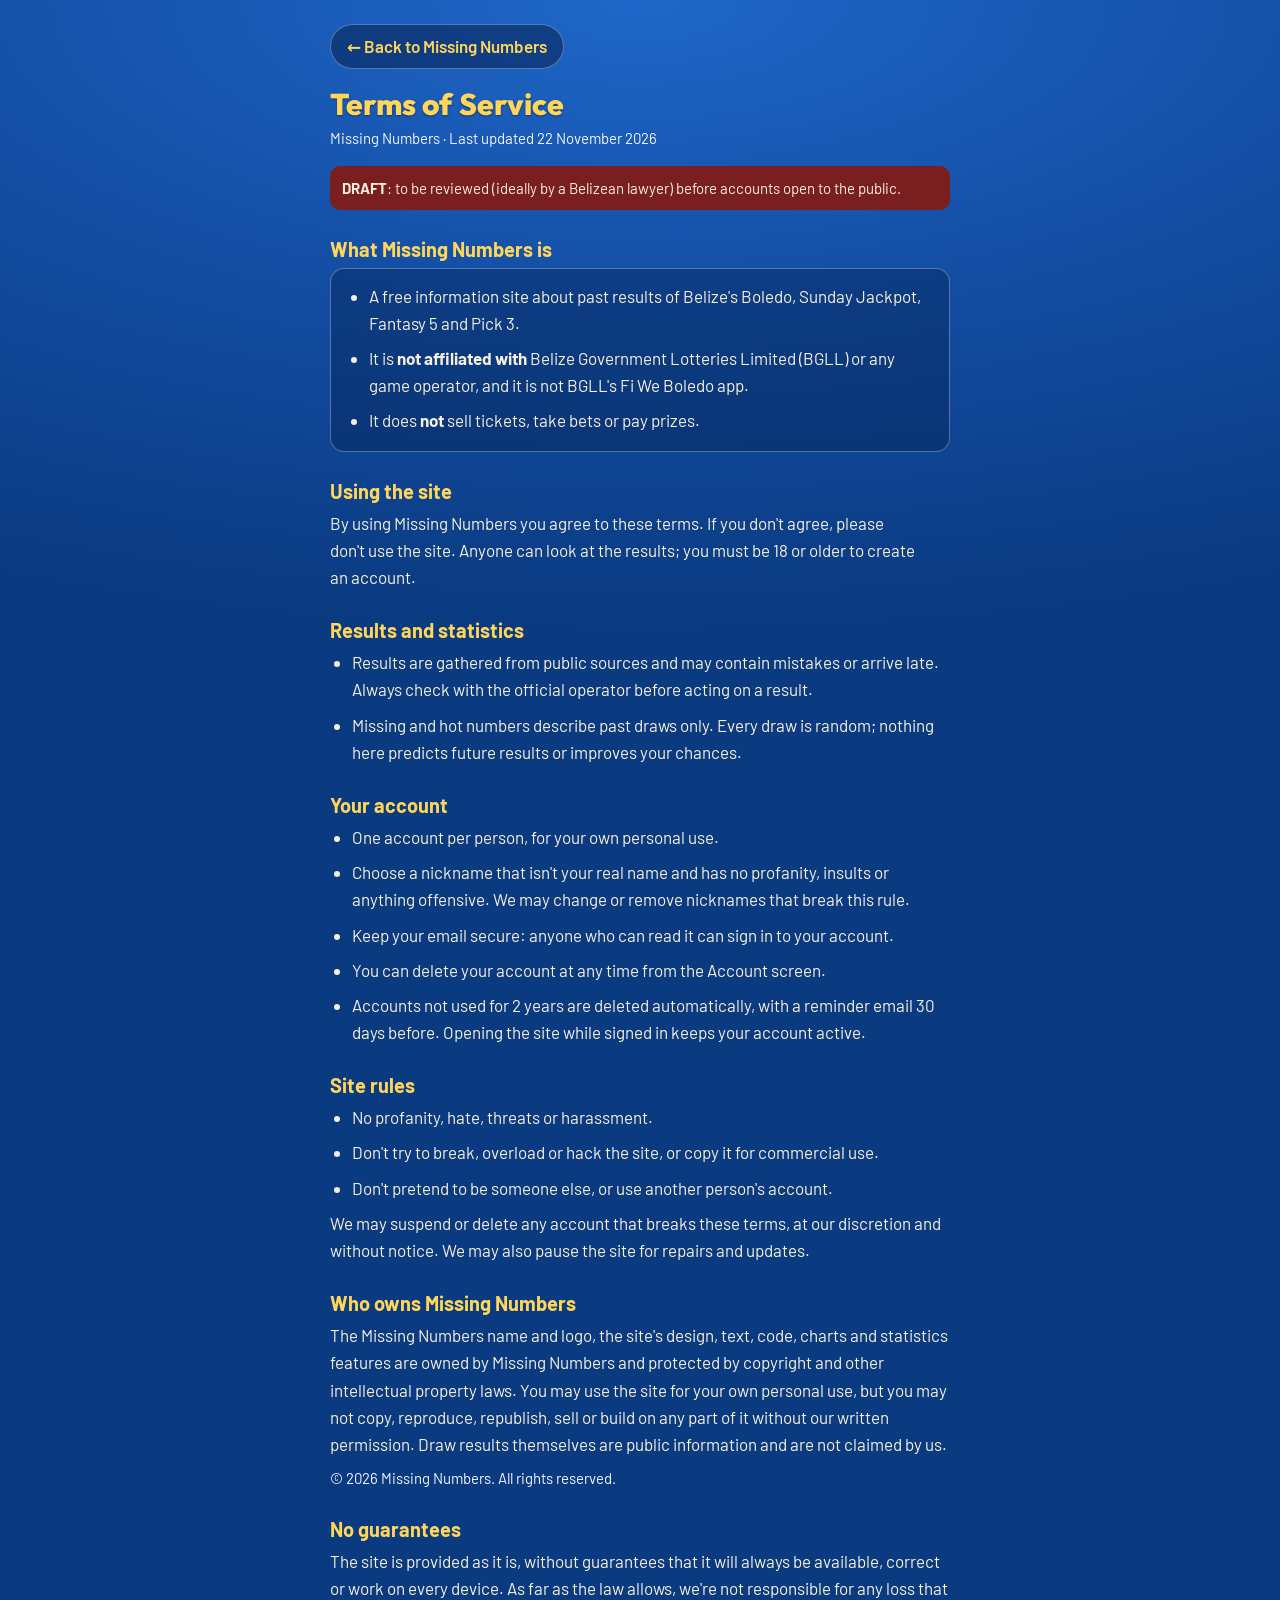
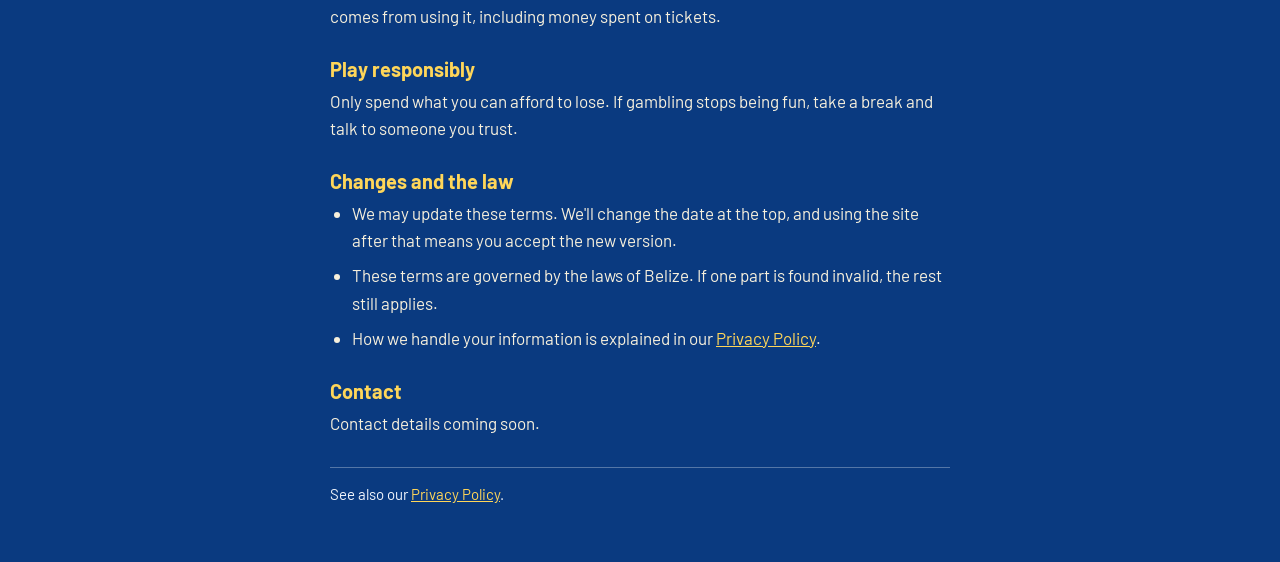
<file: preview/terms.html>
<!doctype html>
<html lang="en">
<head>
<meta charset="utf-8">
<meta name="viewport" content="width=device-width,initial-scale=1,viewport-fit=cover">
<meta name="theme-color" content="#094692">
<title>Terms of Service · Missing Numbers</title>
<link rel="stylesheet" href="https://fonts.googleapis.com/css2?family=Outfit:wght@800&family=Barlow:wght@400;600;700&display=swap">
<style>
:root{--felt:#144fa6;--felt-deep:#0a3a80;--felt-hi:#1f67c9;--panel:rgba(3,20,58,.30);--gold:#ffd659;--cream:#f7f0dc;--muted:#f1f5fc;--line:rgba(255,255,255,.30);color-scheme:dark}
*{box-sizing:border-box}
html{-webkit-text-size-adjust:100%}
body{margin:0;font:17px/1.6 Barlow,system-ui,sans-serif;color:var(--cream);background:radial-gradient(120% 70% at 50% 0%,var(--felt-hi) 0%,var(--felt) 45%,var(--felt-deep) 100%) fixed,var(--felt-deep);padding:24px max(16px,env(safe-area-inset-left)) 48px max(16px,env(safe-area-inset-right))}
main{max-width:680px;margin:0 auto}
.back{display:inline-block;margin:0 0 18px;font-weight:600;color:var(--gold);text-decoration:none}
h1{font:800 30px/1.15 Outfit,Barlow,sans-serif;color:var(--gold);margin:0 0 4px;text-shadow:0 1px 2px rgba(0,0,0,.4)}
h2{font:700 20px/1.3 Barlow,sans-serif;color:var(--gold);margin:26px 0 6px}
p,li{margin:0 0 8px}ul{padding-left:22px;margin:0}
.meta{color:var(--muted);font-size:15px;margin:0 0 16px}
.draft{background:#7a1f1f;border-radius:10px;padding:10px 12px;font-size:15px;margin:0 0 6px}
.box{background:var(--panel);border:1px solid var(--line);border-radius:14px;padding:14px 16px 8px}
a{color:var(--gold)}
.foot{margin-top:30px;padding-top:14px;border-top:1px dashed var(--line);font-size:15px;color:var(--muted)}
/* design pass (Nov 2026): readable back link with a thumb-sized target, visible focus, comfortable line length */
main{max-width:620px}
p,li{text-wrap:pretty}
h1,h2{text-wrap:balance}
.back{display:inline-flex;align-items:center;gap:6px;min-height:44px;padding:8px 16px;border-radius:999px;background:rgba(3,20,58,.45);border:1px solid var(--line)}
a:focus-visible{outline:2px solid var(--gold);outline-offset:3px;border-radius:4px}
.back:focus-visible{border-radius:999px}
.foot{border-top-style:solid}
</style>
</head>
<body>
<main>
  <a class="back" href="./">← Back to Missing Numbers</a>
  <h1>Terms of Service</h1>
  <p class="meta">Missing Numbers · Last updated 22 November 2026</p>
  <p class="draft"><b>DRAFT</b>: to be reviewed (ideally by a Belizean lawyer) before accounts open to the public.</p>

  <h2>What Missing Numbers is</h2>
  <div class="box"><ul>
    <li>A free information site about past results of Belize's Boledo, Sunday Jackpot, Fantasy 5 and Pick 3.</li>
    <li>It is <b>not affiliated with</b> Belize Government Lotteries Limited (BGLL) or any game operator, and it is not BGLL's Fi We Boledo app.</li>
    <li>It does <b>not</b> sell tickets, take bets or pay prizes.</li>
  </ul></div>

  <h2>Using the site</h2>
  <p>By using Missing Numbers you agree to these terms. If you don't agree, please don't use the site. Anyone can look at the results; you must be 18 or older to create an account.</p>

  <h2>Results and statistics</h2>
  <ul>
    <li>Results are gathered from public sources and may contain mistakes or arrive late. Always check with the official operator before acting on a result.</li>
    <li>Missing and hot numbers describe past draws only. Every draw is random; nothing here predicts future results or improves your chances.</li>
  </ul>

  <h2>Your account</h2>
  <ul>
    <li>One account per person, for your own personal use.</li>
    <li>Choose a nickname that isn't your real name and has no profanity, insults or anything offensive. We may change or remove nicknames that break this rule.</li>
    <li>Keep your email secure: anyone who can read it can sign in to your account.</li>
    <li>You can delete your account at any time from the Account screen.</li>
    <li>Accounts not used for 2 years are deleted automatically, with a reminder email 30 days before. Opening the site while signed in keeps your account active.</li>
  </ul>

  <h2>Site rules</h2>
  <ul>
    <li>No profanity, hate, threats or harassment.</li>
    <li>Don't try to break, overload or hack the site, or copy it for commercial use.</li>
    <li>Don't pretend to be someone else, or use another person's account.</li>
  </ul>
  <p>We may suspend or delete any account that breaks these terms, at our discretion and without notice. We may also pause the site for repairs and updates.</p>

  <h2>Who owns Missing Numbers</h2>
  <p>The Missing Numbers name and logo, the site's design, text, code, charts and statistics features are owned by Missing Numbers and protected by copyright and other intellectual property laws. You may use the site for your own personal use, but you may not copy, reproduce, republish, sell or build on any part of it without our written permission. Draw results themselves are public information and are not claimed by us.</p>
  <p class="meta">&copy; 2026 Missing Numbers. All rights reserved.</p>

  <h2>No guarantees</h2>
  <p>The site is provided as it is, without guarantees that it will always be available, correct or work on every device. As far as the law allows, we're not responsible for any loss that comes from using it, including money spent on tickets.</p>

  <h2>Play responsibly</h2>
  <p>Only spend what you can afford to lose. If gambling stops being fun, take a break and talk to someone you trust.</p>

  <h2>Changes and the law</h2>
  <ul>
    <li>We may update these terms. We'll change the date at the top, and using the site after that means you accept the new version.</li>
    <li>These terms are governed by the laws of Belize. If one part is found invalid, the rest still applies.</li>
    <li>How we handle your information is explained in our <a href="privacy.html">Privacy Policy</a>.</li>
  </ul>

  <h2>Contact</h2>
  <p>Contact details coming soon.</p>

  <p class="foot">See also our <a href="privacy.html">Privacy Policy</a>.</p>
</main>
</body>
</html>
</file>
